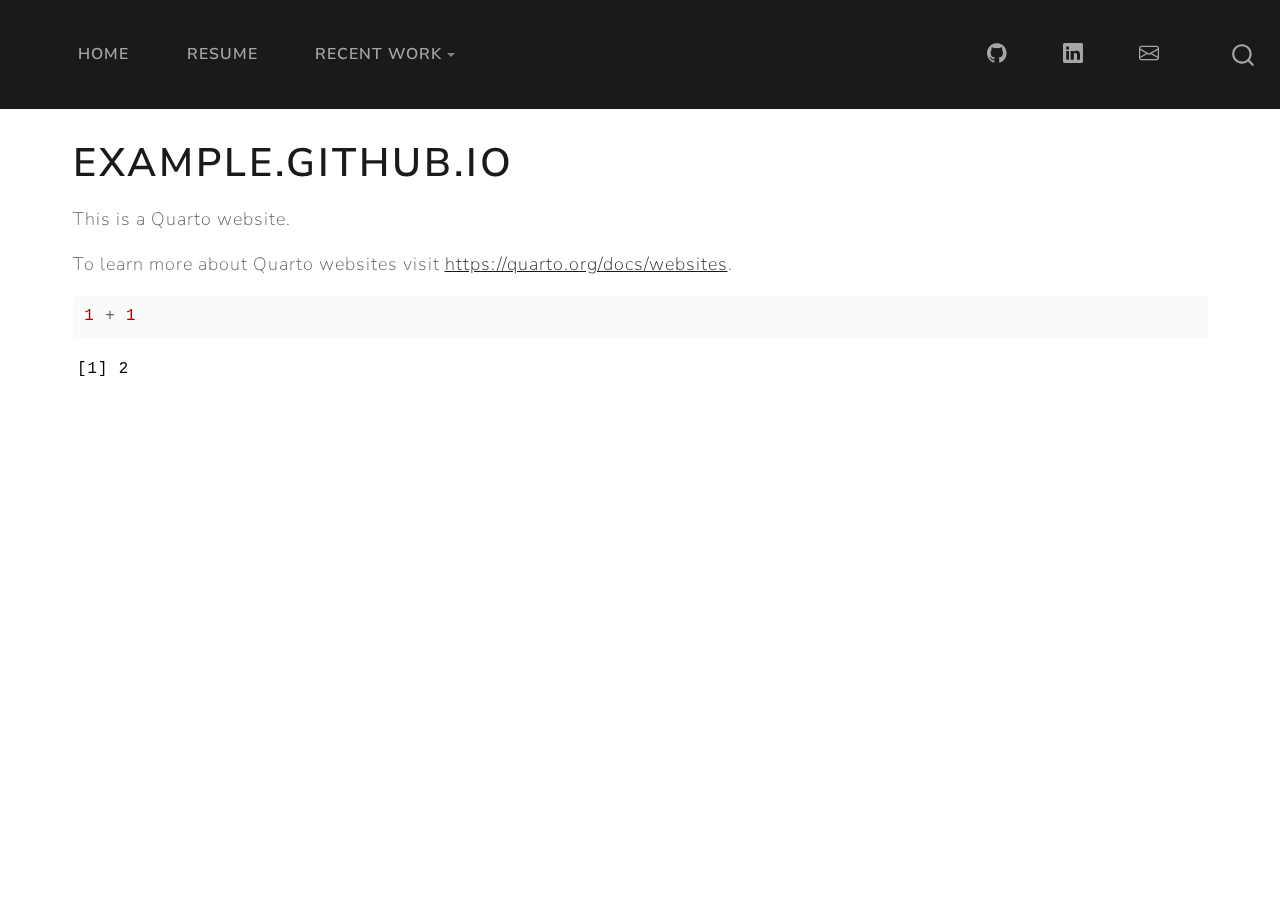
<file: docs/index.html>
<!DOCTYPE html>
<html xmlns="http://www.w3.org/1999/xhtml" lang="en" xml:lang="en"><head>

<meta charset="utf-8">
<meta name="generator" content="quarto-1.1.251">

<meta name="viewport" content="width=device-width, initial-scale=1.0, user-scalable=yes">


<title> - example.github.io</title>
<style>
code{white-space: pre-wrap;}
span.smallcaps{font-variant: small-caps;}
div.columns{display: flex; gap: min(4vw, 1.5em);}
div.column{flex: auto; overflow-x: auto;}
div.hanging-indent{margin-left: 1.5em; text-indent: -1.5em;}
ul.task-list{list-style: none;}
ul.task-list li input[type="checkbox"] {
  width: 0.8em;
  margin: 0 0.8em 0.2em -1.6em;
  vertical-align: middle;
}
pre > code.sourceCode { white-space: pre; position: relative; }
pre > code.sourceCode > span { display: inline-block; line-height: 1.25; }
pre > code.sourceCode > span:empty { height: 1.2em; }
.sourceCode { overflow: visible; }
code.sourceCode > span { color: inherit; text-decoration: inherit; }
div.sourceCode { margin: 1em 0; }
pre.sourceCode { margin: 0; }
@media screen {
div.sourceCode { overflow: auto; }
}
@media print {
pre > code.sourceCode { white-space: pre-wrap; }
pre > code.sourceCode > span { text-indent: -5em; padding-left: 5em; }
}
pre.numberSource code
  { counter-reset: source-line 0; }
pre.numberSource code > span
  { position: relative; left: -4em; counter-increment: source-line; }
pre.numberSource code > span > a:first-child::before
  { content: counter(source-line);
    position: relative; left: -1em; text-align: right; vertical-align: baseline;
    border: none; display: inline-block;
    -webkit-touch-callout: none; -webkit-user-select: none;
    -khtml-user-select: none; -moz-user-select: none;
    -ms-user-select: none; user-select: none;
    padding: 0 4px; width: 4em;
    color: #aaaaaa;
  }
pre.numberSource { margin-left: 3em; border-left: 1px solid #aaaaaa;  padding-left: 4px; }
div.sourceCode
  {   }
@media screen {
pre > code.sourceCode > span > a:first-child::before { text-decoration: underline; }
}
code span.al { color: #ff0000; font-weight: bold; } /* Alert */
code span.an { color: #60a0b0; font-weight: bold; font-style: italic; } /* Annotation */
code span.at { color: #7d9029; } /* Attribute */
code span.bn { color: #40a070; } /* BaseN */
code span.bu { color: #008000; } /* BuiltIn */
code span.cf { color: #007020; font-weight: bold; } /* ControlFlow */
code span.ch { color: #4070a0; } /* Char */
code span.cn { color: #880000; } /* Constant */
code span.co { color: #60a0b0; font-style: italic; } /* Comment */
code span.cv { color: #60a0b0; font-weight: bold; font-style: italic; } /* CommentVar */
code span.do { color: #ba2121; font-style: italic; } /* Documentation */
code span.dt { color: #902000; } /* DataType */
code span.dv { color: #40a070; } /* DecVal */
code span.er { color: #ff0000; font-weight: bold; } /* Error */
code span.ex { } /* Extension */
code span.fl { color: #40a070; } /* Float */
code span.fu { color: #06287e; } /* Function */
code span.im { color: #008000; font-weight: bold; } /* Import */
code span.in { color: #60a0b0; font-weight: bold; font-style: italic; } /* Information */
code span.kw { color: #007020; font-weight: bold; } /* Keyword */
code span.op { color: #666666; } /* Operator */
code span.ot { color: #007020; } /* Other */
code span.pp { color: #bc7a00; } /* Preprocessor */
code span.sc { color: #4070a0; } /* SpecialChar */
code span.ss { color: #bb6688; } /* SpecialString */
code span.st { color: #4070a0; } /* String */
code span.va { color: #19177c; } /* Variable */
code span.vs { color: #4070a0; } /* VerbatimString */
code span.wa { color: #60a0b0; font-weight: bold; font-style: italic; } /* Warning */
</style>


<script src="site_libs/quarto-nav/quarto-nav.js"></script>
<script src="site_libs/quarto-nav/headroom.min.js"></script>
<script src="site_libs/clipboard/clipboard.min.js"></script>
<script src="site_libs/quarto-search/autocomplete.umd.js"></script>
<script src="site_libs/quarto-search/fuse.min.js"></script>
<script src="site_libs/quarto-search/quarto-search.js"></script>
<meta name="quarto:offset" content="./">
<script src="site_libs/quarto-html/quarto.js"></script>
<script src="site_libs/quarto-html/popper.min.js"></script>
<script src="site_libs/quarto-html/tippy.umd.min.js"></script>
<script src="site_libs/quarto-html/anchor.min.js"></script>
<link href="site_libs/quarto-html/tippy.css" rel="stylesheet">
<link href="site_libs/quarto-html/quarto-syntax-highlighting.css" rel="stylesheet" id="quarto-text-highlighting-styles">
<script src="site_libs/bootstrap/bootstrap.min.js"></script>
<link href="site_libs/bootstrap/bootstrap-icons.css" rel="stylesheet">
<link href="site_libs/bootstrap/bootstrap.min.css" rel="stylesheet" id="quarto-bootstrap" data-mode="light">
<script id="quarto-search-options" type="application/json">{
  "location": "navbar",
  "copy-button": false,
  "collapse-after": 3,
  "panel-placement": "end",
  "type": "overlay",
  "limit": 20,
  "language": {
    "search-no-results-text": "No results",
    "search-matching-documents-text": "matching documents",
    "search-copy-link-title": "Copy link to search",
    "search-hide-matches-text": "Hide additional matches",
    "search-more-match-text": "more match in this document",
    "search-more-matches-text": "more matches in this document",
    "search-clear-button-title": "Clear",
    "search-detached-cancel-button-title": "Cancel",
    "search-submit-button-title": "Submit"
  }
}</script>


<link rel="stylesheet" href="styles.css">
</head>

<body class="nav-fixed">

<div id="quarto-search-results"></div>
  <header id="quarto-header" class="headroom fixed-top">
    <nav class="navbar navbar-expand-lg navbar-dark ">
      <div class="navbar-container container-fluid">
      <div class="navbar-brand-container">
    <a class="navbar-brand" href="./index.html">
    <span class="navbar-title"><your name=""></your></span>
    </a>
  </div>
          <button class="navbar-toggler" type="button" data-bs-toggle="collapse" data-bs-target="#navbarCollapse" aria-controls="navbarCollapse" aria-expanded="false" aria-label="Toggle navigation" onclick="if (window.quartoToggleHeadroom) { window.quartoToggleHeadroom(); }">
  <span class="navbar-toggler-icon"></span>
</button>
          <div class="collapse navbar-collapse" id="navbarCollapse">
            <ul class="navbar-nav navbar-nav-scroll me-auto">
  <li class="nav-item">
    <a class="nav-link active" href="./index.html" aria-current="page">Home</a>
  </li>  
  <li class="nav-item">
    <a class="nav-link" href="./resume.html">Resume</a>
  </li>  
  <li class="nav-item dropdown ">
    <a class="nav-link dropdown-toggle" href="#" id="nav-menu-recent-work" role="button" data-bs-toggle="dropdown" aria-expanded="false">Recent Work</a>
    <ul class="dropdown-menu" aria-labelledby="nav-menu-recent-work">    
        <li>
    <a class="dropdown-item" href="./recent_work/some_recent_work.html">
 <span class="dropdown-text">Some Recent Work</span></a>
  </li>  
    </ul>
  </li>
</ul>
            <ul class="navbar-nav navbar-nav-scroll ms-auto">
  <li class="nav-item compact">
    <a class="nav-link" href="http://github.com/<your_username>/"><i class="bi bi-github" role="img">
</i> 
 </a>
  </li>  
  <li class="nav-item compact">
    <a class="nav-link" href="https://www.linkedin.com/in/<your_username>/"><i class="bi bi-linkedin" role="img">
</i> 
 </a>
  </li>  
  <li class="nav-item compact">
    <a class="nav-link" href="mailto:<your_email>"><i class="bi bi-envelope" role="img">
</i> 
 </a>
  </li>  
</ul>
              <div id="quarto-search" class="" title="Search"></div>
          </div> <!-- /navcollapse -->
      </div> <!-- /container-fluid -->
    </nav>
</header>
<!-- content -->
<div id="quarto-content" class="quarto-container page-columns page-rows-contents page-layout-full page-navbar">
<!-- sidebar -->
<!-- margin-sidebar -->
    <div id="quarto-margin-sidebar" class="sidebar margin-sidebar">
        
    </div>
<!-- main -->
<main class="content column-page" id="quarto-document-content">

<header id="title-block-header" class="quarto-title-block default">
<div class="quarto-title">
<h1 class="title">example.github.io</h1>
</div>



<div class="quarto-title-meta">

    
    
  </div>
  

</header>

<p>This is a Quarto website.</p>
<p>To learn more about Quarto websites visit <a href="https://quarto.org/docs/websites" class="uri">https://quarto.org/docs/websites</a>.</p>
<div class="cell">
<div class="sourceCode cell-code" id="cb1"><pre class="sourceCode r code-with-copy"><code class="sourceCode r"><span id="cb1-1"><a href="#cb1-1" aria-hidden="true" tabindex="-1"></a><span class="dv">1</span> <span class="sc">+</span> <span class="dv">1</span></span></code><button title="Copy to Clipboard" class="code-copy-button"><i class="bi"></i></button></pre></div>
<div class="cell-output cell-output-stdout">
<pre><code>[1] 2</code></pre>
</div>
</div>



</main> <!-- /main -->
<script id="quarto-html-after-body" type="application/javascript">
window.document.addEventListener("DOMContentLoaded", function (event) {
  const toggleBodyColorMode = (bsSheetEl) => {
    const mode = bsSheetEl.getAttribute("data-mode");
    const bodyEl = window.document.querySelector("body");
    if (mode === "dark") {
      bodyEl.classList.add("quarto-dark");
      bodyEl.classList.remove("quarto-light");
    } else {
      bodyEl.classList.add("quarto-light");
      bodyEl.classList.remove("quarto-dark");
    }
  }
  const toggleBodyColorPrimary = () => {
    const bsSheetEl = window.document.querySelector("link#quarto-bootstrap");
    if (bsSheetEl) {
      toggleBodyColorMode(bsSheetEl);
    }
  }
  toggleBodyColorPrimary();  
  const icon = "";
  const anchorJS = new window.AnchorJS();
  anchorJS.options = {
    placement: 'right',
    icon: icon
  };
  anchorJS.add('.anchored');
  const clipboard = new window.ClipboardJS('.code-copy-button', {
    target: function(trigger) {
      return trigger.previousElementSibling;
    }
  });
  clipboard.on('success', function(e) {
    // button target
    const button = e.trigger;
    // don't keep focus
    button.blur();
    // flash "checked"
    button.classList.add('code-copy-button-checked');
    var currentTitle = button.getAttribute("title");
    button.setAttribute("title", "Copied!");
    setTimeout(function() {
      button.setAttribute("title", currentTitle);
      button.classList.remove('code-copy-button-checked');
    }, 1000);
    // clear code selection
    e.clearSelection();
  });
  function tippyHover(el, contentFn) {
    const config = {
      allowHTML: true,
      content: contentFn,
      maxWidth: 500,
      delay: 100,
      arrow: false,
      appendTo: function(el) {
          return el.parentElement;
      },
      interactive: true,
      interactiveBorder: 10,
      theme: 'quarto',
      placement: 'bottom-start'
    };
    window.tippy(el, config); 
  }
  const noterefs = window.document.querySelectorAll('a[role="doc-noteref"]');
  for (var i=0; i<noterefs.length; i++) {
    const ref = noterefs[i];
    tippyHover(ref, function() {
      // use id or data attribute instead here
      let href = ref.getAttribute('data-footnote-href') || ref.getAttribute('href');
      try { href = new URL(href).hash; } catch {}
      const id = href.replace(/^#\/?/, "");
      const note = window.document.getElementById(id);
      return note.innerHTML;
    });
  }
  var bibliorefs = window.document.querySelectorAll('a[role="doc-biblioref"]');
  for (var i=0; i<bibliorefs.length; i++) {
    const ref = bibliorefs[i];
    const cites = ref.parentNode.getAttribute('data-cites').split(' ');
    tippyHover(ref, function() {
      var popup = window.document.createElement('div');
      cites.forEach(function(cite) {
        var citeDiv = window.document.createElement('div');
        citeDiv.classList.add('hanging-indent');
        citeDiv.classList.add('csl-entry');
        var biblioDiv = window.document.getElementById('ref-' + cite);
        if (biblioDiv) {
          citeDiv.innerHTML = biblioDiv.innerHTML;
        }
        popup.appendChild(citeDiv);
      });
      return popup.innerHTML;
    });
  }
});
</script>
</div> <!-- /content -->



</body></html>
</file>
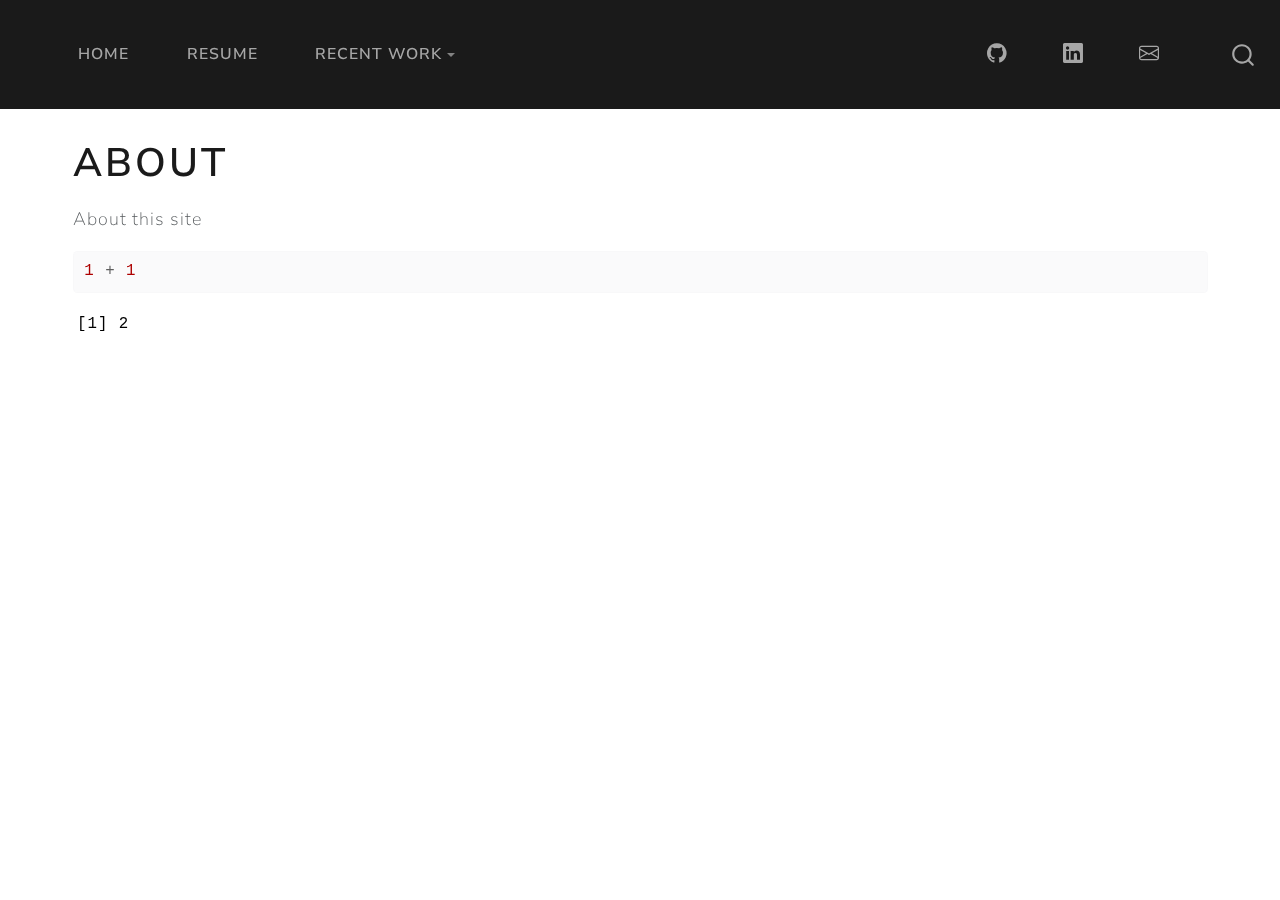
<file: docs/about.html>
<!DOCTYPE html>
<html xmlns="http://www.w3.org/1999/xhtml" lang="en" xml:lang="en"><head>

<meta charset="utf-8">
<meta name="generator" content="quarto-1.1.251">

<meta name="viewport" content="width=device-width, initial-scale=1.0, user-scalable=yes">


<title> - About</title>
<style>
code{white-space: pre-wrap;}
span.smallcaps{font-variant: small-caps;}
div.columns{display: flex; gap: min(4vw, 1.5em);}
div.column{flex: auto; overflow-x: auto;}
div.hanging-indent{margin-left: 1.5em; text-indent: -1.5em;}
ul.task-list{list-style: none;}
ul.task-list li input[type="checkbox"] {
  width: 0.8em;
  margin: 0 0.8em 0.2em -1.6em;
  vertical-align: middle;
}
pre > code.sourceCode { white-space: pre; position: relative; }
pre > code.sourceCode > span { display: inline-block; line-height: 1.25; }
pre > code.sourceCode > span:empty { height: 1.2em; }
.sourceCode { overflow: visible; }
code.sourceCode > span { color: inherit; text-decoration: inherit; }
div.sourceCode { margin: 1em 0; }
pre.sourceCode { margin: 0; }
@media screen {
div.sourceCode { overflow: auto; }
}
@media print {
pre > code.sourceCode { white-space: pre-wrap; }
pre > code.sourceCode > span { text-indent: -5em; padding-left: 5em; }
}
pre.numberSource code
  { counter-reset: source-line 0; }
pre.numberSource code > span
  { position: relative; left: -4em; counter-increment: source-line; }
pre.numberSource code > span > a:first-child::before
  { content: counter(source-line);
    position: relative; left: -1em; text-align: right; vertical-align: baseline;
    border: none; display: inline-block;
    -webkit-touch-callout: none; -webkit-user-select: none;
    -khtml-user-select: none; -moz-user-select: none;
    -ms-user-select: none; user-select: none;
    padding: 0 4px; width: 4em;
    color: #aaaaaa;
  }
pre.numberSource { margin-left: 3em; border-left: 1px solid #aaaaaa;  padding-left: 4px; }
div.sourceCode
  {   }
@media screen {
pre > code.sourceCode > span > a:first-child::before { text-decoration: underline; }
}
code span.al { color: #ff0000; font-weight: bold; } /* Alert */
code span.an { color: #60a0b0; font-weight: bold; font-style: italic; } /* Annotation */
code span.at { color: #7d9029; } /* Attribute */
code span.bn { color: #40a070; } /* BaseN */
code span.bu { color: #008000; } /* BuiltIn */
code span.cf { color: #007020; font-weight: bold; } /* ControlFlow */
code span.ch { color: #4070a0; } /* Char */
code span.cn { color: #880000; } /* Constant */
code span.co { color: #60a0b0; font-style: italic; } /* Comment */
code span.cv { color: #60a0b0; font-weight: bold; font-style: italic; } /* CommentVar */
code span.do { color: #ba2121; font-style: italic; } /* Documentation */
code span.dt { color: #902000; } /* DataType */
code span.dv { color: #40a070; } /* DecVal */
code span.er { color: #ff0000; font-weight: bold; } /* Error */
code span.ex { } /* Extension */
code span.fl { color: #40a070; } /* Float */
code span.fu { color: #06287e; } /* Function */
code span.im { color: #008000; font-weight: bold; } /* Import */
code span.in { color: #60a0b0; font-weight: bold; font-style: italic; } /* Information */
code span.kw { color: #007020; font-weight: bold; } /* Keyword */
code span.op { color: #666666; } /* Operator */
code span.ot { color: #007020; } /* Other */
code span.pp { color: #bc7a00; } /* Preprocessor */
code span.sc { color: #4070a0; } /* SpecialChar */
code span.ss { color: #bb6688; } /* SpecialString */
code span.st { color: #4070a0; } /* String */
code span.va { color: #19177c; } /* Variable */
code span.vs { color: #4070a0; } /* VerbatimString */
code span.wa { color: #60a0b0; font-weight: bold; font-style: italic; } /* Warning */
</style>


<script src="site_libs/quarto-nav/quarto-nav.js"></script>
<script src="site_libs/quarto-nav/headroom.min.js"></script>
<script src="site_libs/clipboard/clipboard.min.js"></script>
<script src="site_libs/quarto-search/autocomplete.umd.js"></script>
<script src="site_libs/quarto-search/fuse.min.js"></script>
<script src="site_libs/quarto-search/quarto-search.js"></script>
<meta name="quarto:offset" content="./">
<script src="site_libs/quarto-html/quarto.js"></script>
<script src="site_libs/quarto-html/popper.min.js"></script>
<script src="site_libs/quarto-html/tippy.umd.min.js"></script>
<script src="site_libs/quarto-html/anchor.min.js"></script>
<link href="site_libs/quarto-html/tippy.css" rel="stylesheet">
<link href="site_libs/quarto-html/quarto-syntax-highlighting.css" rel="stylesheet" id="quarto-text-highlighting-styles">
<script src="site_libs/bootstrap/bootstrap.min.js"></script>
<link href="site_libs/bootstrap/bootstrap-icons.css" rel="stylesheet">
<link href="site_libs/bootstrap/bootstrap.min.css" rel="stylesheet" id="quarto-bootstrap" data-mode="light">
<script id="quarto-search-options" type="application/json">{
  "location": "navbar",
  "copy-button": false,
  "collapse-after": 3,
  "panel-placement": "end",
  "type": "overlay",
  "limit": 20,
  "language": {
    "search-no-results-text": "No results",
    "search-matching-documents-text": "matching documents",
    "search-copy-link-title": "Copy link to search",
    "search-hide-matches-text": "Hide additional matches",
    "search-more-match-text": "more match in this document",
    "search-more-matches-text": "more matches in this document",
    "search-clear-button-title": "Clear",
    "search-detached-cancel-button-title": "Cancel",
    "search-submit-button-title": "Submit"
  }
}</script>


<link rel="stylesheet" href="styles.css">
</head>

<body class="nav-fixed">

<div id="quarto-search-results"></div>
  <header id="quarto-header" class="headroom fixed-top">
    <nav class="navbar navbar-expand-lg navbar-dark ">
      <div class="navbar-container container-fluid">
      <div class="navbar-brand-container">
    <a class="navbar-brand" href="./index.html">
    <span class="navbar-title"><your name=""></your></span>
    </a>
  </div>
          <button class="navbar-toggler" type="button" data-bs-toggle="collapse" data-bs-target="#navbarCollapse" aria-controls="navbarCollapse" aria-expanded="false" aria-label="Toggle navigation" onclick="if (window.quartoToggleHeadroom) { window.quartoToggleHeadroom(); }">
  <span class="navbar-toggler-icon"></span>
</button>
          <div class="collapse navbar-collapse" id="navbarCollapse">
            <ul class="navbar-nav navbar-nav-scroll me-auto">
  <li class="nav-item">
    <a class="nav-link" href="./index.html">Home</a>
  </li>  
  <li class="nav-item">
    <a class="nav-link" href="./resume.html">Resume</a>
  </li>  
  <li class="nav-item dropdown ">
    <a class="nav-link dropdown-toggle" href="#" id="nav-menu-recent-work" role="button" data-bs-toggle="dropdown" aria-expanded="false">Recent Work</a>
    <ul class="dropdown-menu" aria-labelledby="nav-menu-recent-work">    
        <li>
    <a class="dropdown-item" href="./recent_work/some_recent_work.html">
 <span class="dropdown-text">Some Recent Work</span></a>
  </li>  
    </ul>
  </li>
</ul>
            <ul class="navbar-nav navbar-nav-scroll ms-auto">
  <li class="nav-item compact">
    <a class="nav-link" href="http://github.com/<your_username>/"><i class="bi bi-github" role="img">
</i> 
 </a>
  </li>  
  <li class="nav-item compact">
    <a class="nav-link" href="https://www.linkedin.com/in/<your_username>/"><i class="bi bi-linkedin" role="img">
</i> 
 </a>
  </li>  
  <li class="nav-item compact">
    <a class="nav-link" href="mailto:<your_email>"><i class="bi bi-envelope" role="img">
</i> 
 </a>
  </li>  
</ul>
              <div id="quarto-search" class="" title="Search"></div>
          </div> <!-- /navcollapse -->
      </div> <!-- /container-fluid -->
    </nav>
</header>
<!-- content -->
<div id="quarto-content" class="quarto-container page-columns page-rows-contents page-layout-full page-navbar">
<!-- sidebar -->
<!-- margin-sidebar -->
    <div id="quarto-margin-sidebar" class="sidebar margin-sidebar">
        
    </div>
<!-- main -->
<main class="content column-page" id="quarto-document-content">

<header id="title-block-header" class="quarto-title-block default">
<div class="quarto-title">
<h1 class="title">About</h1>
</div>



<div class="quarto-title-meta">

    
    
  </div>
  

</header>

<p>About this site</p>
<div class="cell">
<div class="sourceCode cell-code" id="cb1"><pre class="sourceCode r code-with-copy"><code class="sourceCode r"><span id="cb1-1"><a href="#cb1-1" aria-hidden="true" tabindex="-1"></a><span class="dv">1</span> <span class="sc">+</span> <span class="dv">1</span></span></code><button title="Copy to Clipboard" class="code-copy-button"><i class="bi"></i></button></pre></div>
<div class="cell-output cell-output-stdout">
<pre><code>[1] 2</code></pre>
</div>
</div>



</main> <!-- /main -->
<script id="quarto-html-after-body" type="application/javascript">
window.document.addEventListener("DOMContentLoaded", function (event) {
  const toggleBodyColorMode = (bsSheetEl) => {
    const mode = bsSheetEl.getAttribute("data-mode");
    const bodyEl = window.document.querySelector("body");
    if (mode === "dark") {
      bodyEl.classList.add("quarto-dark");
      bodyEl.classList.remove("quarto-light");
    } else {
      bodyEl.classList.add("quarto-light");
      bodyEl.classList.remove("quarto-dark");
    }
  }
  const toggleBodyColorPrimary = () => {
    const bsSheetEl = window.document.querySelector("link#quarto-bootstrap");
    if (bsSheetEl) {
      toggleBodyColorMode(bsSheetEl);
    }
  }
  toggleBodyColorPrimary();  
  const icon = "";
  const anchorJS = new window.AnchorJS();
  anchorJS.options = {
    placement: 'right',
    icon: icon
  };
  anchorJS.add('.anchored');
  const clipboard = new window.ClipboardJS('.code-copy-button', {
    target: function(trigger) {
      return trigger.previousElementSibling;
    }
  });
  clipboard.on('success', function(e) {
    // button target
    const button = e.trigger;
    // don't keep focus
    button.blur();
    // flash "checked"
    button.classList.add('code-copy-button-checked');
    var currentTitle = button.getAttribute("title");
    button.setAttribute("title", "Copied!");
    setTimeout(function() {
      button.setAttribute("title", currentTitle);
      button.classList.remove('code-copy-button-checked');
    }, 1000);
    // clear code selection
    e.clearSelection();
  });
  function tippyHover(el, contentFn) {
    const config = {
      allowHTML: true,
      content: contentFn,
      maxWidth: 500,
      delay: 100,
      arrow: false,
      appendTo: function(el) {
          return el.parentElement;
      },
      interactive: true,
      interactiveBorder: 10,
      theme: 'quarto',
      placement: 'bottom-start'
    };
    window.tippy(el, config); 
  }
  const noterefs = window.document.querySelectorAll('a[role="doc-noteref"]');
  for (var i=0; i<noterefs.length; i++) {
    const ref = noterefs[i];
    tippyHover(ref, function() {
      // use id or data attribute instead here
      let href = ref.getAttribute('data-footnote-href') || ref.getAttribute('href');
      try { href = new URL(href).hash; } catch {}
      const id = href.replace(/^#\/?/, "");
      const note = window.document.getElementById(id);
      return note.innerHTML;
    });
  }
  var bibliorefs = window.document.querySelectorAll('a[role="doc-biblioref"]');
  for (var i=0; i<bibliorefs.length; i++) {
    const ref = bibliorefs[i];
    const cites = ref.parentNode.getAttribute('data-cites').split(' ');
    tippyHover(ref, function() {
      var popup = window.document.createElement('div');
      cites.forEach(function(cite) {
        var citeDiv = window.document.createElement('div');
        citeDiv.classList.add('hanging-indent');
        citeDiv.classList.add('csl-entry');
        var biblioDiv = window.document.getElementById('ref-' + cite);
        if (biblioDiv) {
          citeDiv.innerHTML = biblioDiv.innerHTML;
        }
        popup.appendChild(citeDiv);
      });
      return popup.innerHTML;
    });
  }
});
</script>
</div> <!-- /content -->



</body></html>
</file>
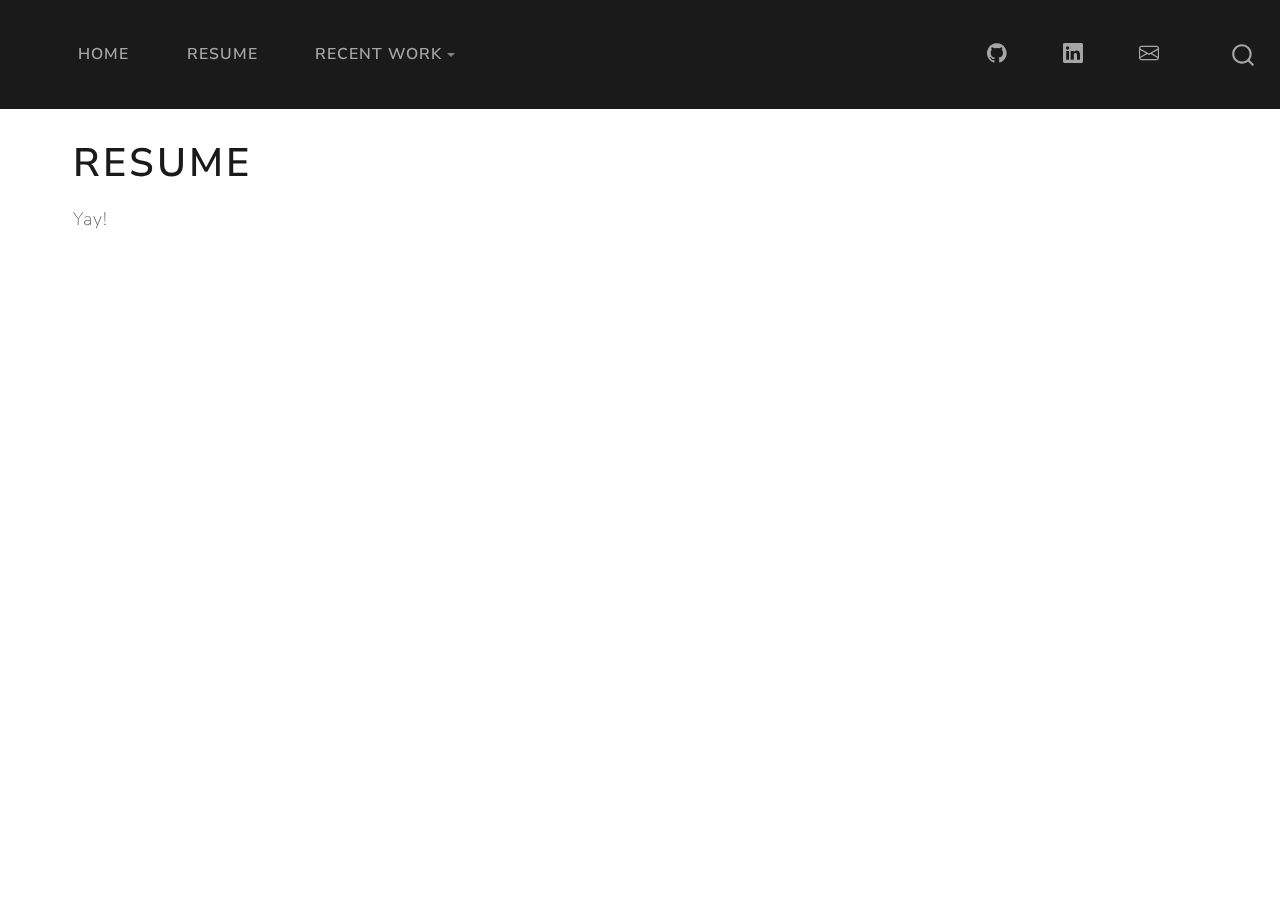
<file: docs/resume.html>
<!DOCTYPE html>
<html xmlns="http://www.w3.org/1999/xhtml" lang="en" xml:lang="en"><head>

<meta charset="utf-8">
<meta name="generator" content="quarto-1.1.251">

<meta name="viewport" content="width=device-width, initial-scale=1.0, user-scalable=yes">


<title> - Resume</title>
<style>
code{white-space: pre-wrap;}
span.smallcaps{font-variant: small-caps;}
div.columns{display: flex; gap: min(4vw, 1.5em);}
div.column{flex: auto; overflow-x: auto;}
div.hanging-indent{margin-left: 1.5em; text-indent: -1.5em;}
ul.task-list{list-style: none;}
ul.task-list li input[type="checkbox"] {
  width: 0.8em;
  margin: 0 0.8em 0.2em -1.6em;
  vertical-align: middle;
}
</style>


<script src="site_libs/quarto-nav/quarto-nav.js"></script>
<script src="site_libs/quarto-nav/headroom.min.js"></script>
<script src="site_libs/clipboard/clipboard.min.js"></script>
<script src="site_libs/quarto-search/autocomplete.umd.js"></script>
<script src="site_libs/quarto-search/fuse.min.js"></script>
<script src="site_libs/quarto-search/quarto-search.js"></script>
<meta name="quarto:offset" content="./">
<script src="site_libs/quarto-html/quarto.js"></script>
<script src="site_libs/quarto-html/popper.min.js"></script>
<script src="site_libs/quarto-html/tippy.umd.min.js"></script>
<script src="site_libs/quarto-html/anchor.min.js"></script>
<link href="site_libs/quarto-html/tippy.css" rel="stylesheet">
<link href="site_libs/quarto-html/quarto-syntax-highlighting.css" rel="stylesheet" id="quarto-text-highlighting-styles">
<script src="site_libs/bootstrap/bootstrap.min.js"></script>
<link href="site_libs/bootstrap/bootstrap-icons.css" rel="stylesheet">
<link href="site_libs/bootstrap/bootstrap.min.css" rel="stylesheet" id="quarto-bootstrap" data-mode="light">
<script id="quarto-search-options" type="application/json">{
  "location": "navbar",
  "copy-button": false,
  "collapse-after": 3,
  "panel-placement": "end",
  "type": "overlay",
  "limit": 20,
  "language": {
    "search-no-results-text": "No results",
    "search-matching-documents-text": "matching documents",
    "search-copy-link-title": "Copy link to search",
    "search-hide-matches-text": "Hide additional matches",
    "search-more-match-text": "more match in this document",
    "search-more-matches-text": "more matches in this document",
    "search-clear-button-title": "Clear",
    "search-detached-cancel-button-title": "Cancel",
    "search-submit-button-title": "Submit"
  }
}</script>


<link rel="stylesheet" href="styles.css">
</head>

<body class="nav-fixed">

<div id="quarto-search-results"></div>
  <header id="quarto-header" class="headroom fixed-top">
    <nav class="navbar navbar-expand-lg navbar-dark ">
      <div class="navbar-container container-fluid">
      <div class="navbar-brand-container">
    <a class="navbar-brand" href="./index.html">
    <span class="navbar-title"><your name=""></your></span>
    </a>
  </div>
          <button class="navbar-toggler" type="button" data-bs-toggle="collapse" data-bs-target="#navbarCollapse" aria-controls="navbarCollapse" aria-expanded="false" aria-label="Toggle navigation" onclick="if (window.quartoToggleHeadroom) { window.quartoToggleHeadroom(); }">
  <span class="navbar-toggler-icon"></span>
</button>
          <div class="collapse navbar-collapse" id="navbarCollapse">
            <ul class="navbar-nav navbar-nav-scroll me-auto">
  <li class="nav-item">
    <a class="nav-link" href="./index.html">Home</a>
  </li>  
  <li class="nav-item">
    <a class="nav-link active" href="./resume.html" aria-current="page">Resume</a>
  </li>  
  <li class="nav-item dropdown ">
    <a class="nav-link dropdown-toggle" href="#" id="nav-menu-recent-work" role="button" data-bs-toggle="dropdown" aria-expanded="false">Recent Work</a>
    <ul class="dropdown-menu" aria-labelledby="nav-menu-recent-work">    
        <li>
    <a class="dropdown-item" href="./recent_work/some_recent_work.html">
 <span class="dropdown-text">Some Recent Work</span></a>
  </li>  
    </ul>
  </li>
</ul>
            <ul class="navbar-nav navbar-nav-scroll ms-auto">
  <li class="nav-item compact">
    <a class="nav-link" href="http://github.com/<your_username>/"><i class="bi bi-github" role="img">
</i> 
 </a>
  </li>  
  <li class="nav-item compact">
    <a class="nav-link" href="https://www.linkedin.com/in/<your_username>/"><i class="bi bi-linkedin" role="img">
</i> 
 </a>
  </li>  
  <li class="nav-item compact">
    <a class="nav-link" href="mailto:<your_email>"><i class="bi bi-envelope" role="img">
</i> 
 </a>
  </li>  
</ul>
              <div id="quarto-search" class="" title="Search"></div>
          </div> <!-- /navcollapse -->
      </div> <!-- /container-fluid -->
    </nav>
</header>
<!-- content -->
<div id="quarto-content" class="quarto-container page-columns page-rows-contents page-layout-full page-navbar">
<!-- sidebar -->
<!-- margin-sidebar -->
    <div id="quarto-margin-sidebar" class="sidebar margin-sidebar">
        
    </div>
<!-- main -->
<main class="content column-page" id="quarto-document-content">

<header id="title-block-header" class="quarto-title-block default">
<div class="quarto-title">
<h1 class="title">Resume</h1>
</div>



<div class="quarto-title-meta">

    
    
  </div>
  

</header>

<p>Yay!</p>



</main> <!-- /main -->
<script id="quarto-html-after-body" type="application/javascript">
window.document.addEventListener("DOMContentLoaded", function (event) {
  const toggleBodyColorMode = (bsSheetEl) => {
    const mode = bsSheetEl.getAttribute("data-mode");
    const bodyEl = window.document.querySelector("body");
    if (mode === "dark") {
      bodyEl.classList.add("quarto-dark");
      bodyEl.classList.remove("quarto-light");
    } else {
      bodyEl.classList.add("quarto-light");
      bodyEl.classList.remove("quarto-dark");
    }
  }
  const toggleBodyColorPrimary = () => {
    const bsSheetEl = window.document.querySelector("link#quarto-bootstrap");
    if (bsSheetEl) {
      toggleBodyColorMode(bsSheetEl);
    }
  }
  toggleBodyColorPrimary();  
  const icon = "";
  const anchorJS = new window.AnchorJS();
  anchorJS.options = {
    placement: 'right',
    icon: icon
  };
  anchorJS.add('.anchored');
  const clipboard = new window.ClipboardJS('.code-copy-button', {
    target: function(trigger) {
      return trigger.previousElementSibling;
    }
  });
  clipboard.on('success', function(e) {
    // button target
    const button = e.trigger;
    // don't keep focus
    button.blur();
    // flash "checked"
    button.classList.add('code-copy-button-checked');
    var currentTitle = button.getAttribute("title");
    button.setAttribute("title", "Copied!");
    setTimeout(function() {
      button.setAttribute("title", currentTitle);
      button.classList.remove('code-copy-button-checked');
    }, 1000);
    // clear code selection
    e.clearSelection();
  });
  function tippyHover(el, contentFn) {
    const config = {
      allowHTML: true,
      content: contentFn,
      maxWidth: 500,
      delay: 100,
      arrow: false,
      appendTo: function(el) {
          return el.parentElement;
      },
      interactive: true,
      interactiveBorder: 10,
      theme: 'quarto',
      placement: 'bottom-start'
    };
    window.tippy(el, config); 
  }
  const noterefs = window.document.querySelectorAll('a[role="doc-noteref"]');
  for (var i=0; i<noterefs.length; i++) {
    const ref = noterefs[i];
    tippyHover(ref, function() {
      // use id or data attribute instead here
      let href = ref.getAttribute('data-footnote-href') || ref.getAttribute('href');
      try { href = new URL(href).hash; } catch {}
      const id = href.replace(/^#\/?/, "");
      const note = window.document.getElementById(id);
      return note.innerHTML;
    });
  }
  var bibliorefs = window.document.querySelectorAll('a[role="doc-biblioref"]');
  for (var i=0; i<bibliorefs.length; i++) {
    const ref = bibliorefs[i];
    const cites = ref.parentNode.getAttribute('data-cites').split(' ');
    tippyHover(ref, function() {
      var popup = window.document.createElement('div');
      cites.forEach(function(cite) {
        var citeDiv = window.document.createElement('div');
        citeDiv.classList.add('hanging-indent');
        citeDiv.classList.add('csl-entry');
        var biblioDiv = window.document.getElementById('ref-' + cite);
        if (biblioDiv) {
          citeDiv.innerHTML = biblioDiv.innerHTML;
        }
        popup.appendChild(citeDiv);
      });
      return popup.innerHTML;
    });
  }
});
</script>
</div> <!-- /content -->



</body></html>
</file>
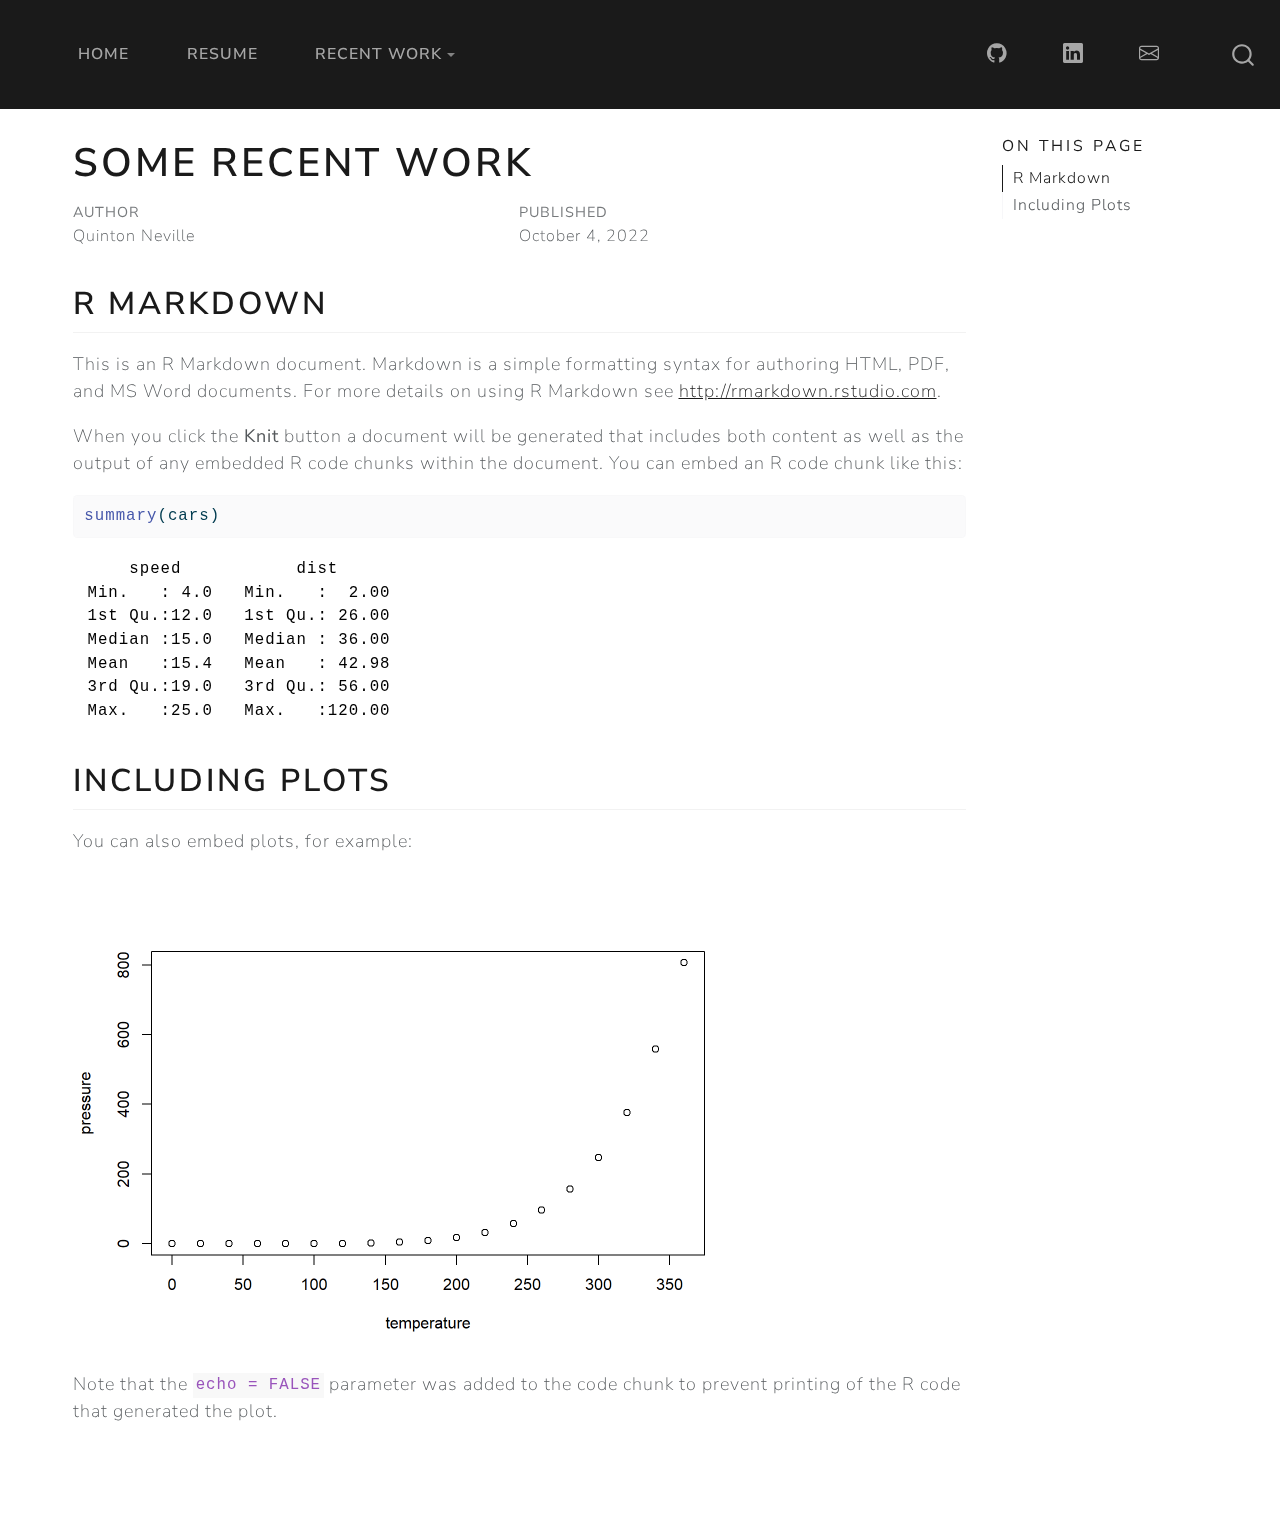
<file: docs/recent_work/some_recent_work.html>
<!DOCTYPE html>
<html xmlns="http://www.w3.org/1999/xhtml" lang="en" xml:lang="en"><head>

<meta charset="utf-8">
<meta name="generator" content="quarto-1.1.251">

<meta name="viewport" content="width=device-width, initial-scale=1.0, user-scalable=yes">

<meta name="author" content="Quinton Neville">
<meta name="dcterms.date" content="2022-10-04">

<title> - Some Recent Work</title>
<style>
code{white-space: pre-wrap;}
span.smallcaps{font-variant: small-caps;}
div.columns{display: flex; gap: min(4vw, 1.5em);}
div.column{flex: auto; overflow-x: auto;}
div.hanging-indent{margin-left: 1.5em; text-indent: -1.5em;}
ul.task-list{list-style: none;}
ul.task-list li input[type="checkbox"] {
  width: 0.8em;
  margin: 0 0.8em 0.2em -1.6em;
  vertical-align: middle;
}
pre > code.sourceCode { white-space: pre; position: relative; }
pre > code.sourceCode > span { display: inline-block; line-height: 1.25; }
pre > code.sourceCode > span:empty { height: 1.2em; }
.sourceCode { overflow: visible; }
code.sourceCode > span { color: inherit; text-decoration: inherit; }
div.sourceCode { margin: 1em 0; }
pre.sourceCode { margin: 0; }
@media screen {
div.sourceCode { overflow: auto; }
}
@media print {
pre > code.sourceCode { white-space: pre-wrap; }
pre > code.sourceCode > span { text-indent: -5em; padding-left: 5em; }
}
pre.numberSource code
  { counter-reset: source-line 0; }
pre.numberSource code > span
  { position: relative; left: -4em; counter-increment: source-line; }
pre.numberSource code > span > a:first-child::before
  { content: counter(source-line);
    position: relative; left: -1em; text-align: right; vertical-align: baseline;
    border: none; display: inline-block;
    -webkit-touch-callout: none; -webkit-user-select: none;
    -khtml-user-select: none; -moz-user-select: none;
    -ms-user-select: none; user-select: none;
    padding: 0 4px; width: 4em;
    color: #aaaaaa;
  }
pre.numberSource { margin-left: 3em; border-left: 1px solid #aaaaaa;  padding-left: 4px; }
div.sourceCode
  {   }
@media screen {
pre > code.sourceCode > span > a:first-child::before { text-decoration: underline; }
}
code span.al { color: #ff0000; font-weight: bold; } /* Alert */
code span.an { color: #60a0b0; font-weight: bold; font-style: italic; } /* Annotation */
code span.at { color: #7d9029; } /* Attribute */
code span.bn { color: #40a070; } /* BaseN */
code span.bu { color: #008000; } /* BuiltIn */
code span.cf { color: #007020; font-weight: bold; } /* ControlFlow */
code span.ch { color: #4070a0; } /* Char */
code span.cn { color: #880000; } /* Constant */
code span.co { color: #60a0b0; font-style: italic; } /* Comment */
code span.cv { color: #60a0b0; font-weight: bold; font-style: italic; } /* CommentVar */
code span.do { color: #ba2121; font-style: italic; } /* Documentation */
code span.dt { color: #902000; } /* DataType */
code span.dv { color: #40a070; } /* DecVal */
code span.er { color: #ff0000; font-weight: bold; } /* Error */
code span.ex { } /* Extension */
code span.fl { color: #40a070; } /* Float */
code span.fu { color: #06287e; } /* Function */
code span.im { color: #008000; font-weight: bold; } /* Import */
code span.in { color: #60a0b0; font-weight: bold; font-style: italic; } /* Information */
code span.kw { color: #007020; font-weight: bold; } /* Keyword */
code span.op { color: #666666; } /* Operator */
code span.ot { color: #007020; } /* Other */
code span.pp { color: #bc7a00; } /* Preprocessor */
code span.sc { color: #4070a0; } /* SpecialChar */
code span.ss { color: #bb6688; } /* SpecialString */
code span.st { color: #4070a0; } /* String */
code span.va { color: #19177c; } /* Variable */
code span.vs { color: #4070a0; } /* VerbatimString */
code span.wa { color: #60a0b0; font-weight: bold; font-style: italic; } /* Warning */
</style>


<script src="../site_libs/quarto-nav/quarto-nav.js"></script>
<script src="../site_libs/quarto-nav/headroom.min.js"></script>
<script src="../site_libs/clipboard/clipboard.min.js"></script>
<script src="../site_libs/quarto-search/autocomplete.umd.js"></script>
<script src="../site_libs/quarto-search/fuse.min.js"></script>
<script src="../site_libs/quarto-search/quarto-search.js"></script>
<meta name="quarto:offset" content="../">
<script src="../site_libs/quarto-html/quarto.js"></script>
<script src="../site_libs/quarto-html/popper.min.js"></script>
<script src="../site_libs/quarto-html/tippy.umd.min.js"></script>
<script src="../site_libs/quarto-html/anchor.min.js"></script>
<link href="../site_libs/quarto-html/tippy.css" rel="stylesheet">
<link href="../site_libs/quarto-html/quarto-syntax-highlighting.css" rel="stylesheet" id="quarto-text-highlighting-styles">
<script src="../site_libs/bootstrap/bootstrap.min.js"></script>
<link href="../site_libs/bootstrap/bootstrap-icons.css" rel="stylesheet">
<link href="../site_libs/bootstrap/bootstrap.min.css" rel="stylesheet" id="quarto-bootstrap" data-mode="light">
<script id="quarto-search-options" type="application/json">{
  "location": "navbar",
  "copy-button": false,
  "collapse-after": 3,
  "panel-placement": "end",
  "type": "overlay",
  "limit": 20,
  "language": {
    "search-no-results-text": "No results",
    "search-matching-documents-text": "matching documents",
    "search-copy-link-title": "Copy link to search",
    "search-hide-matches-text": "Hide additional matches",
    "search-more-match-text": "more match in this document",
    "search-more-matches-text": "more matches in this document",
    "search-clear-button-title": "Clear",
    "search-detached-cancel-button-title": "Cancel",
    "search-submit-button-title": "Submit"
  }
}</script>


<link rel="stylesheet" href="../styles.css">
</head>

<body class="nav-fixed">

<div id="quarto-search-results"></div>
  <header id="quarto-header" class="headroom fixed-top">
    <nav class="navbar navbar-expand-lg navbar-dark ">
      <div class="navbar-container container-fluid">
      <div class="navbar-brand-container">
    <a class="navbar-brand" href="../index.html">
    <span class="navbar-title"><your name=""></your></span>
    </a>
  </div>
          <button class="navbar-toggler" type="button" data-bs-toggle="collapse" data-bs-target="#navbarCollapse" aria-controls="navbarCollapse" aria-expanded="false" aria-label="Toggle navigation" onclick="if (window.quartoToggleHeadroom) { window.quartoToggleHeadroom(); }">
  <span class="navbar-toggler-icon"></span>
</button>
          <div class="collapse navbar-collapse" id="navbarCollapse">
            <ul class="navbar-nav navbar-nav-scroll me-auto">
  <li class="nav-item">
    <a class="nav-link" href="../index.html">Home</a>
  </li>  
  <li class="nav-item">
    <a class="nav-link" href="../resume.html">Resume</a>
  </li>  
  <li class="nav-item dropdown ">
    <a class="nav-link dropdown-toggle" href="#" id="nav-menu-recent-work" role="button" data-bs-toggle="dropdown" aria-expanded="false">Recent Work</a>
    <ul class="dropdown-menu" aria-labelledby="nav-menu-recent-work">    
        <li>
    <a class="dropdown-item" href="../recent_work/some_recent_work.html">
 <span class="dropdown-text">Some Recent Work</span></a>
  </li>  
    </ul>
  </li>
</ul>
            <ul class="navbar-nav navbar-nav-scroll ms-auto">
  <li class="nav-item compact">
    <a class="nav-link" href="http://github.com/<your_username>/"><i class="bi bi-github" role="img">
</i> 
 </a>
  </li>  
  <li class="nav-item compact">
    <a class="nav-link" href="https://www.linkedin.com/in/<your_username>/"><i class="bi bi-linkedin" role="img">
</i> 
 </a>
  </li>  
  <li class="nav-item compact">
    <a class="nav-link" href="mailto:<your_email>"><i class="bi bi-envelope" role="img">
</i> 
 </a>
  </li>  
</ul>
              <div id="quarto-search" class="" title="Search"></div>
          </div> <!-- /navcollapse -->
      </div> <!-- /container-fluid -->
    </nav>
</header>
<!-- content -->
<div id="quarto-content" class="quarto-container page-columns page-rows-contents page-layout-full page-navbar">
<!-- sidebar -->
<!-- margin-sidebar -->
    <div id="quarto-margin-sidebar" class="sidebar margin-sidebar">
        <nav id="TOC" role="doc-toc" class="toc-active">
    <h2 id="toc-title">On this page</h2>
   
  <ul>
  <li><a href="#r-markdown" id="toc-r-markdown" class="nav-link active" data-scroll-target="#r-markdown">R Markdown</a></li>
  <li><a href="#including-plots" id="toc-including-plots" class="nav-link" data-scroll-target="#including-plots">Including Plots</a></li>
  </ul>
</nav>
    </div>
<!-- main -->
<main class="content column-page-left" id="quarto-document-content">

<header id="title-block-header" class="quarto-title-block default">
<div class="quarto-title">
<h1 class="title">Some Recent Work</h1>
</div>



<div class="quarto-title-meta">

    <div>
    <div class="quarto-title-meta-heading">Author</div>
    <div class="quarto-title-meta-contents">
             <p>Quinton Neville </p>
          </div>
  </div>
    
    <div>
    <div class="quarto-title-meta-heading">Published</div>
    <div class="quarto-title-meta-contents">
      <p class="date">October 4, 2022</p>
    </div>
  </div>
    
  </div>
  

</header>

<section id="r-markdown" class="level2">
<h2 class="anchored" data-anchor-id="r-markdown">R Markdown</h2>
<p>This is an R Markdown document. Markdown is a simple formatting syntax for authoring HTML, PDF, and MS Word documents. For more details on using R Markdown see <a href="http://rmarkdown.rstudio.com" class="uri">http://rmarkdown.rstudio.com</a>.</p>
<p>When you click the <strong>Knit</strong> button a document will be generated that includes both content as well as the output of any embedded R code chunks within the document. You can embed an R code chunk like this:</p>
<div class="cell">
<div class="sourceCode cell-code" id="cb1"><pre class="sourceCode r code-with-copy"><code class="sourceCode r"><span id="cb1-1"><a href="#cb1-1" aria-hidden="true" tabindex="-1"></a><span class="fu">summary</span>(cars)</span></code><button title="Copy to Clipboard" class="code-copy-button"><i class="bi"></i></button></pre></div>
<div class="cell-output cell-output-stdout">
<pre><code>     speed           dist       
 Min.   : 4.0   Min.   :  2.00  
 1st Qu.:12.0   1st Qu.: 26.00  
 Median :15.0   Median : 36.00  
 Mean   :15.4   Mean   : 42.98  
 3rd Qu.:19.0   3rd Qu.: 56.00  
 Max.   :25.0   Max.   :120.00  </code></pre>
</div>
</div>
</section>
<section id="including-plots" class="level2">
<h2 class="anchored" data-anchor-id="including-plots">Including Plots</h2>
<p>You can also embed plots, for example:</p>
<div class="cell">
<div class="cell-output-display">
<p><img src="some_recent_work_files/figure-html/pressure-1.png" class="img-fluid" width="672"></p>
</div>
</div>
<p>Note that the <code>echo = FALSE</code> parameter was added to the code chunk to prevent printing of the R code that generated the plot.</p>


</section>

</main> <!-- /main -->
<script id="quarto-html-after-body" type="application/javascript">
window.document.addEventListener("DOMContentLoaded", function (event) {
  const toggleBodyColorMode = (bsSheetEl) => {
    const mode = bsSheetEl.getAttribute("data-mode");
    const bodyEl = window.document.querySelector("body");
    if (mode === "dark") {
      bodyEl.classList.add("quarto-dark");
      bodyEl.classList.remove("quarto-light");
    } else {
      bodyEl.classList.add("quarto-light");
      bodyEl.classList.remove("quarto-dark");
    }
  }
  const toggleBodyColorPrimary = () => {
    const bsSheetEl = window.document.querySelector("link#quarto-bootstrap");
    if (bsSheetEl) {
      toggleBodyColorMode(bsSheetEl);
    }
  }
  toggleBodyColorPrimary();  
  const icon = "";
  const anchorJS = new window.AnchorJS();
  anchorJS.options = {
    placement: 'right',
    icon: icon
  };
  anchorJS.add('.anchored');
  const clipboard = new window.ClipboardJS('.code-copy-button', {
    target: function(trigger) {
      return trigger.previousElementSibling;
    }
  });
  clipboard.on('success', function(e) {
    // button target
    const button = e.trigger;
    // don't keep focus
    button.blur();
    // flash "checked"
    button.classList.add('code-copy-button-checked');
    var currentTitle = button.getAttribute("title");
    button.setAttribute("title", "Copied!");
    setTimeout(function() {
      button.setAttribute("title", currentTitle);
      button.classList.remove('code-copy-button-checked');
    }, 1000);
    // clear code selection
    e.clearSelection();
  });
  function tippyHover(el, contentFn) {
    const config = {
      allowHTML: true,
      content: contentFn,
      maxWidth: 500,
      delay: 100,
      arrow: false,
      appendTo: function(el) {
          return el.parentElement;
      },
      interactive: true,
      interactiveBorder: 10,
      theme: 'quarto',
      placement: 'bottom-start'
    };
    window.tippy(el, config); 
  }
  const noterefs = window.document.querySelectorAll('a[role="doc-noteref"]');
  for (var i=0; i<noterefs.length; i++) {
    const ref = noterefs[i];
    tippyHover(ref, function() {
      // use id or data attribute instead here
      let href = ref.getAttribute('data-footnote-href') || ref.getAttribute('href');
      try { href = new URL(href).hash; } catch {}
      const id = href.replace(/^#\/?/, "");
      const note = window.document.getElementById(id);
      return note.innerHTML;
    });
  }
  var bibliorefs = window.document.querySelectorAll('a[role="doc-biblioref"]');
  for (var i=0; i<bibliorefs.length; i++) {
    const ref = bibliorefs[i];
    const cites = ref.parentNode.getAttribute('data-cites').split(' ');
    tippyHover(ref, function() {
      var popup = window.document.createElement('div');
      cites.forEach(function(cite) {
        var citeDiv = window.document.createElement('div');
        citeDiv.classList.add('hanging-indent');
        citeDiv.classList.add('csl-entry');
        var biblioDiv = window.document.getElementById('ref-' + cite);
        if (biblioDiv) {
          citeDiv.innerHTML = biblioDiv.innerHTML;
        }
        popup.appendChild(citeDiv);
      });
      return popup.innerHTML;
    });
  }
});
</script>
</div> <!-- /content -->



</body></html>
</file>
<file: docs/site_libs/quarto-html/tippy.css>
.tippy-box[data-animation=fade][data-state=hidden]{opacity:0}[data-tippy-root]{max-width:calc(100vw - 10px)}.tippy-box{position:relative;background-color:#333;color:#fff;border-radius:4px;font-size:14px;line-height:1.4;white-space:normal;outline:0;transition-property:transform,visibility,opacity}.tippy-box[data-placement^=top]>.tippy-arrow{bottom:0}.tippy-box[data-placement^=top]>.tippy-arrow:before{bottom:-7px;left:0;border-width:8px 8px 0;border-top-color:initial;transform-origin:center top}.tippy-box[data-placement^=bottom]>.tippy-arrow{top:0}.tippy-box[data-placement^=bottom]>.tippy-arrow:before{top:-7px;left:0;border-width:0 8px 8px;border-bottom-color:initial;transform-origin:center bottom}.tippy-box[data-placement^=left]>.tippy-arrow{right:0}.tippy-box[data-placement^=left]>.tippy-arrow:before{border-width:8px 0 8px 8px;border-left-color:initial;right:-7px;transform-origin:center left}.tippy-box[data-placement^=right]>.tippy-arrow{left:0}.tippy-box[data-placement^=right]>.tippy-arrow:before{left:-7px;border-width:8px 8px 8px 0;border-right-color:initial;transform-origin:center right}.tippy-box[data-inertia][data-state=visible]{transition-timing-function:cubic-bezier(.54,1.5,.38,1.11)}.tippy-arrow{width:16px;height:16px;color:#333}.tippy-arrow:before{content:"";position:absolute;border-color:transparent;border-style:solid}.tippy-content{position:relative;padding:5px 9px;z-index:1}
</file>
<file: docs/site_libs/quarto-html/quarto-syntax-highlighting.css>
/* quarto syntax highlight colors */
:root {
  --quarto-hl-ot-color: #003B4F;
  --quarto-hl-at-color: #657422;
  --quarto-hl-ss-color: #20794D;
  --quarto-hl-an-color: #5E5E5E;
  --quarto-hl-fu-color: #4758AB;
  --quarto-hl-st-color: #20794D;
  --quarto-hl-cf-color: #003B4F;
  --quarto-hl-op-color: #5E5E5E;
  --quarto-hl-er-color: #AD0000;
  --quarto-hl-bn-color: #AD0000;
  --quarto-hl-al-color: #AD0000;
  --quarto-hl-va-color: #111111;
  --quarto-hl-bu-color: inherit;
  --quarto-hl-ex-color: inherit;
  --quarto-hl-pp-color: #AD0000;
  --quarto-hl-in-color: #5E5E5E;
  --quarto-hl-vs-color: #20794D;
  --quarto-hl-wa-color: #5E5E5E;
  --quarto-hl-do-color: #5E5E5E;
  --quarto-hl-im-color: #00769E;
  --quarto-hl-ch-color: #20794D;
  --quarto-hl-dt-color: #AD0000;
  --quarto-hl-fl-color: #AD0000;
  --quarto-hl-co-color: #5E5E5E;
  --quarto-hl-cv-color: #5E5E5E;
  --quarto-hl-cn-color: #8f5902;
  --quarto-hl-sc-color: #5E5E5E;
  --quarto-hl-dv-color: #AD0000;
  --quarto-hl-kw-color: #003B4F;
}

/* other quarto variables */
:root {
  --quarto-font-monospace: SFMono-Regular, Menlo, Monaco, Consolas, "Liberation Mono", "Courier New", monospace;
}

pre > code.sourceCode > span {
  color: #003B4F;
}

code span {
  color: #003B4F;
}

code.sourceCode > span {
  color: #003B4F;
}

div.sourceCode,
div.sourceCode pre.sourceCode {
  color: #003B4F;
}

code span.ot {
  color: #003B4F;
}

code span.at {
  color: #657422;
}

code span.ss {
  color: #20794D;
}

code span.an {
  color: #5E5E5E;
}

code span.fu {
  color: #4758AB;
}

code span.st {
  color: #20794D;
}

code span.cf {
  color: #003B4F;
}

code span.op {
  color: #5E5E5E;
}

code span.er {
  color: #AD0000;
}

code span.bn {
  color: #AD0000;
}

code span.al {
  color: #AD0000;
}

code span.va {
  color: #111111;
}

code span.pp {
  color: #AD0000;
}

code span.in {
  color: #5E5E5E;
}

code span.vs {
  color: #20794D;
}

code span.wa {
  color: #5E5E5E;
  font-style: italic;
}

code span.do {
  color: #5E5E5E;
  font-style: italic;
}

code span.im {
  color: #00769E;
}

code span.ch {
  color: #20794D;
}

code span.dt {
  color: #AD0000;
}

code span.fl {
  color: #AD0000;
}

code span.co {
  color: #5E5E5E;
}

code span.cv {
  color: #5E5E5E;
  font-style: italic;
}

code span.cn {
  color: #8f5902;
}

code span.sc {
  color: #5E5E5E;
}

code span.dv {
  color: #AD0000;
}

code span.kw {
  color: #003B4F;
}

.prevent-inlining {
  content: "</";
}

/*# sourceMappingURL=debc5d5d77c3f9108843748ff7464032.css.map */
</file>
<file: docs/styles.css>
/* css styles */
</file>
